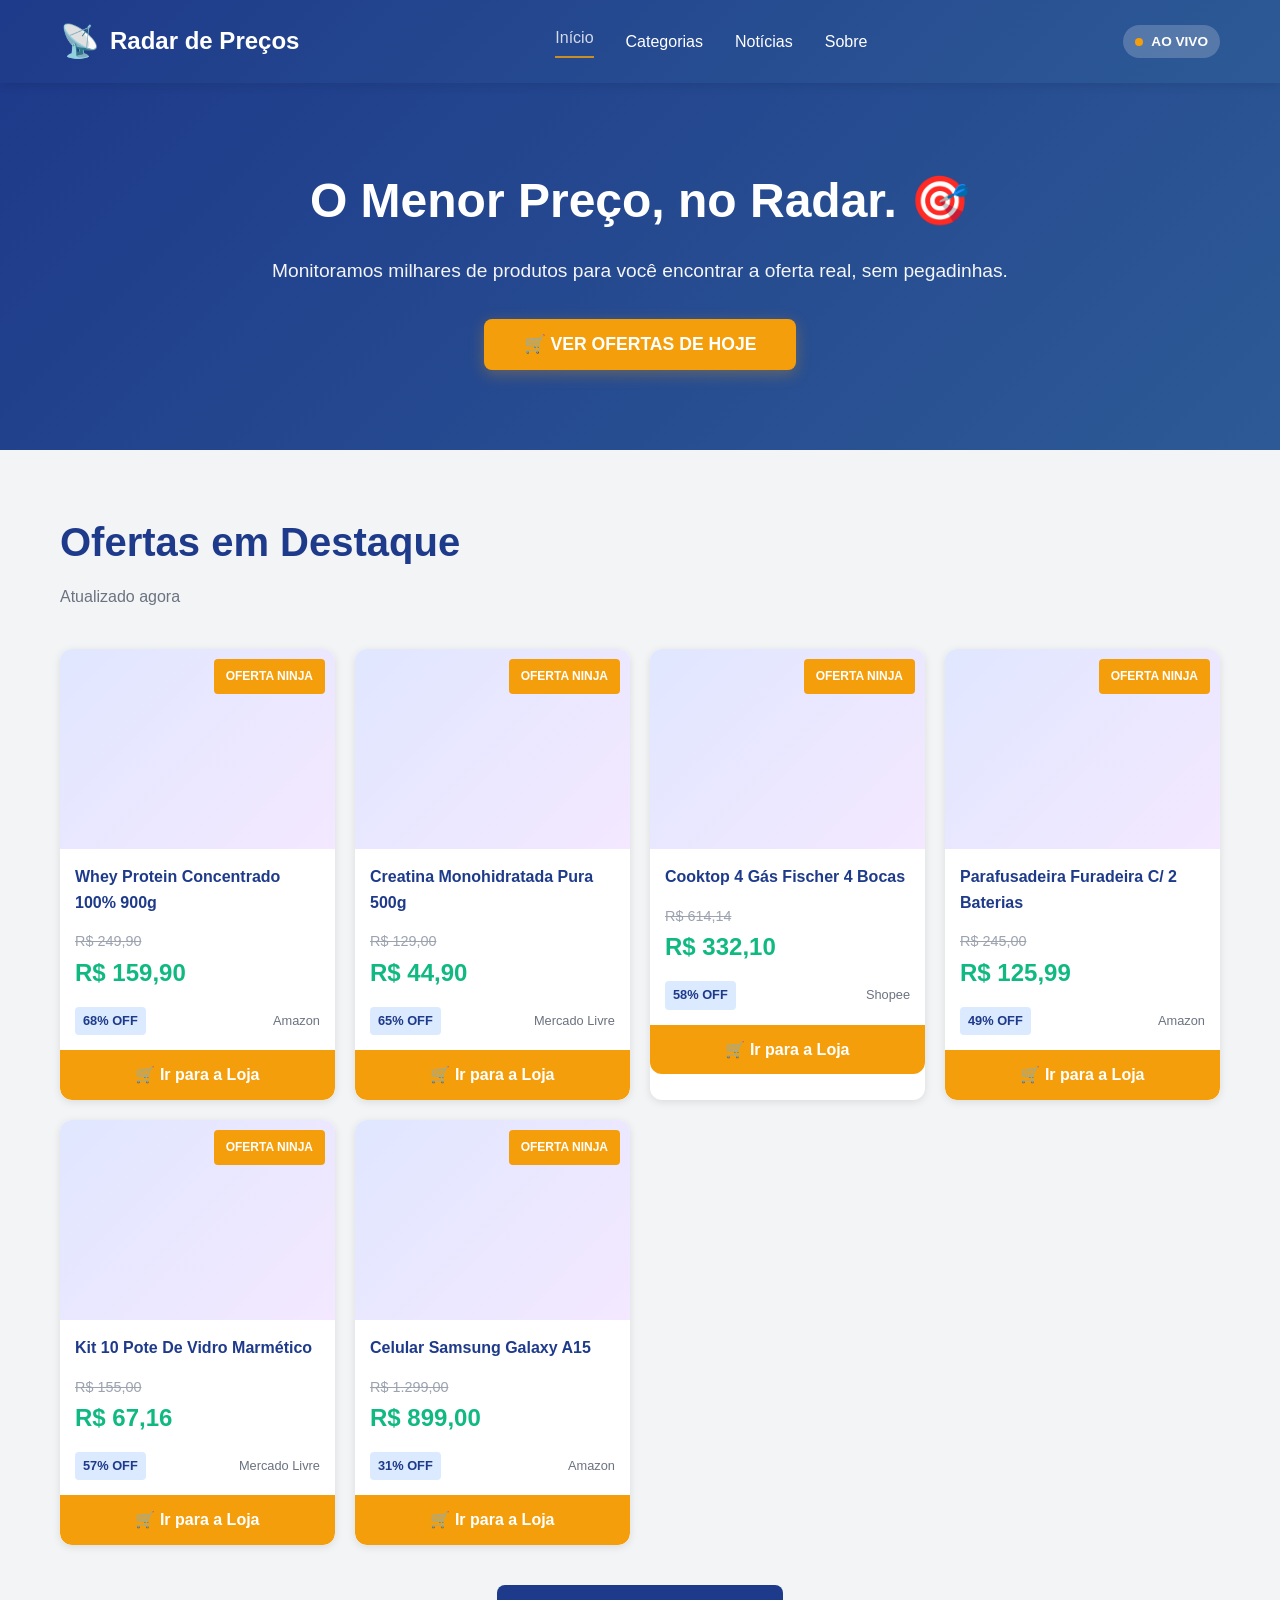
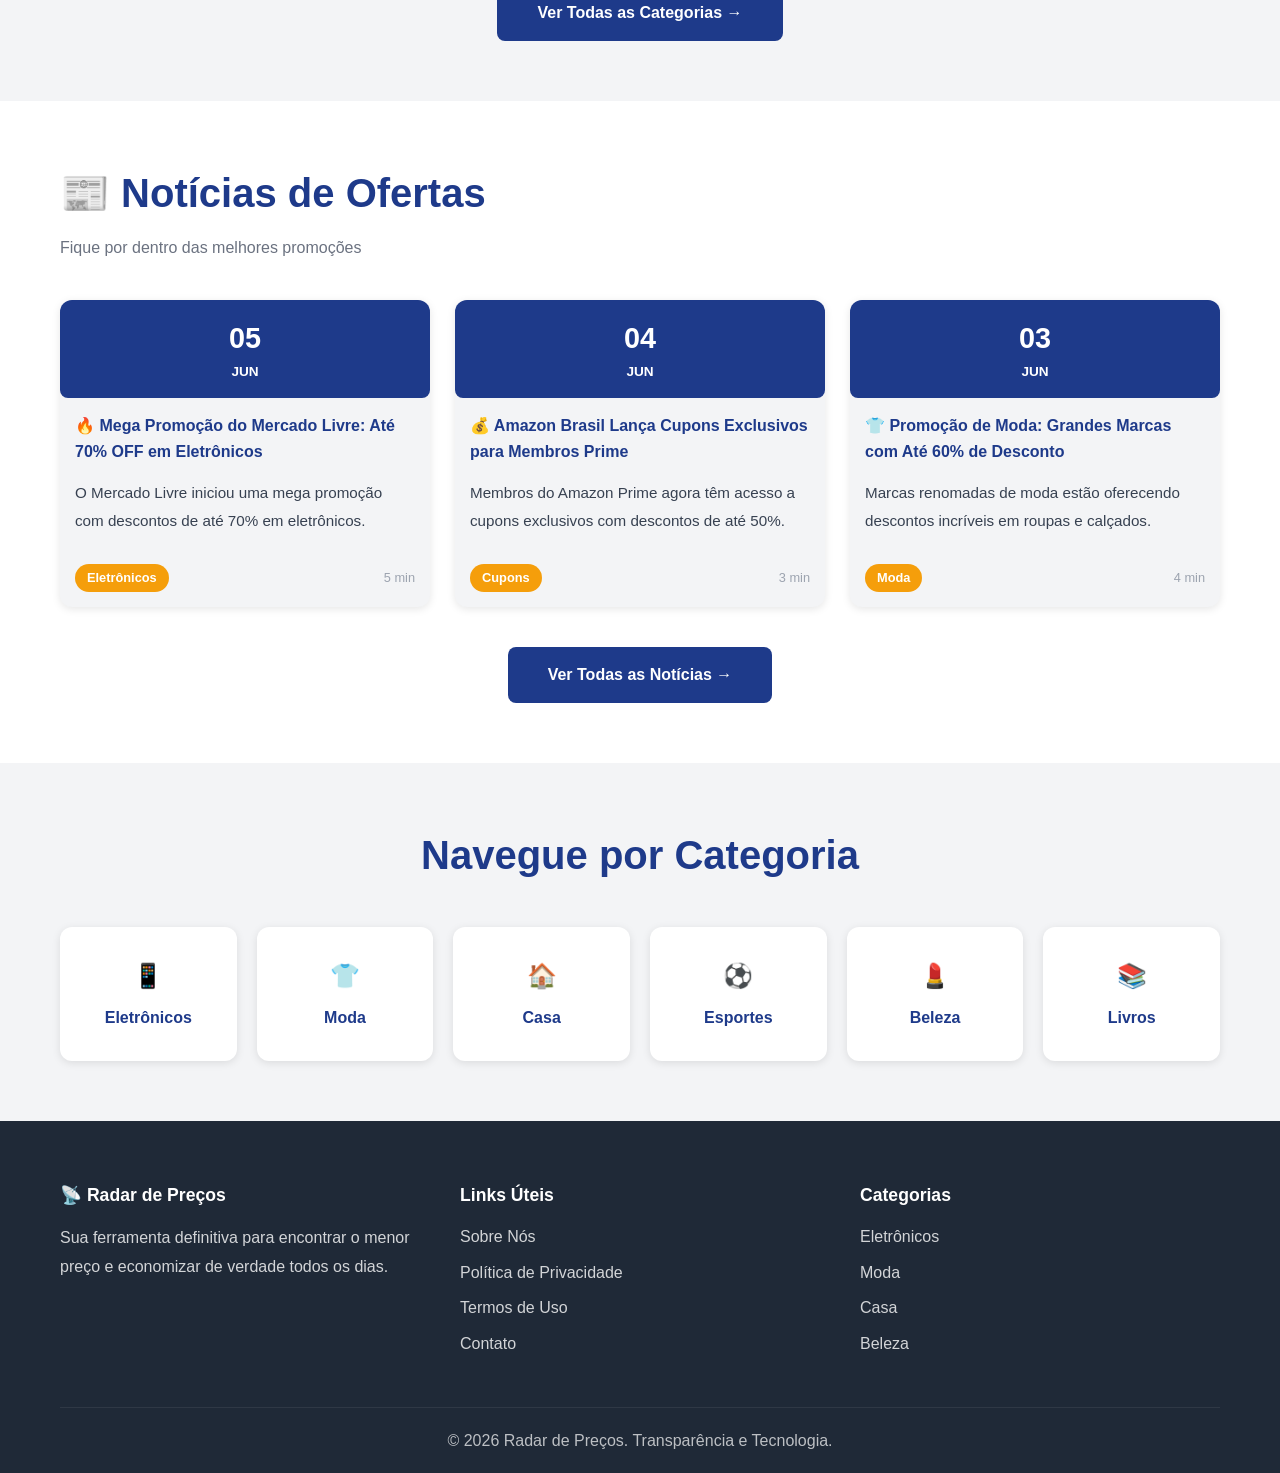
<file: index.html>
<!DOCTYPE html>
<html>
<head>
<script async src="https://pagead2.googlesyndication.com/pagead/js/adsbygoogle.js?client=ca-pub-4896859041377751" crossorigin="anonymous"></script>
<meta name="google-adsense-account" content="ca-pub-4896859041377751">
    <meta http-equiv="refresh" content="0;url=/radar/">
    <title>Radar de Preços</title>
    <meta name="google-adsense-account" content="ca-pub-4896859041377751">
    <script>window.location.href="/radar/"</script>
</head>
<body>
    Redirecionando para <a href="/radar/">Radar de Preços</a>...
</body>
</html>
</file>
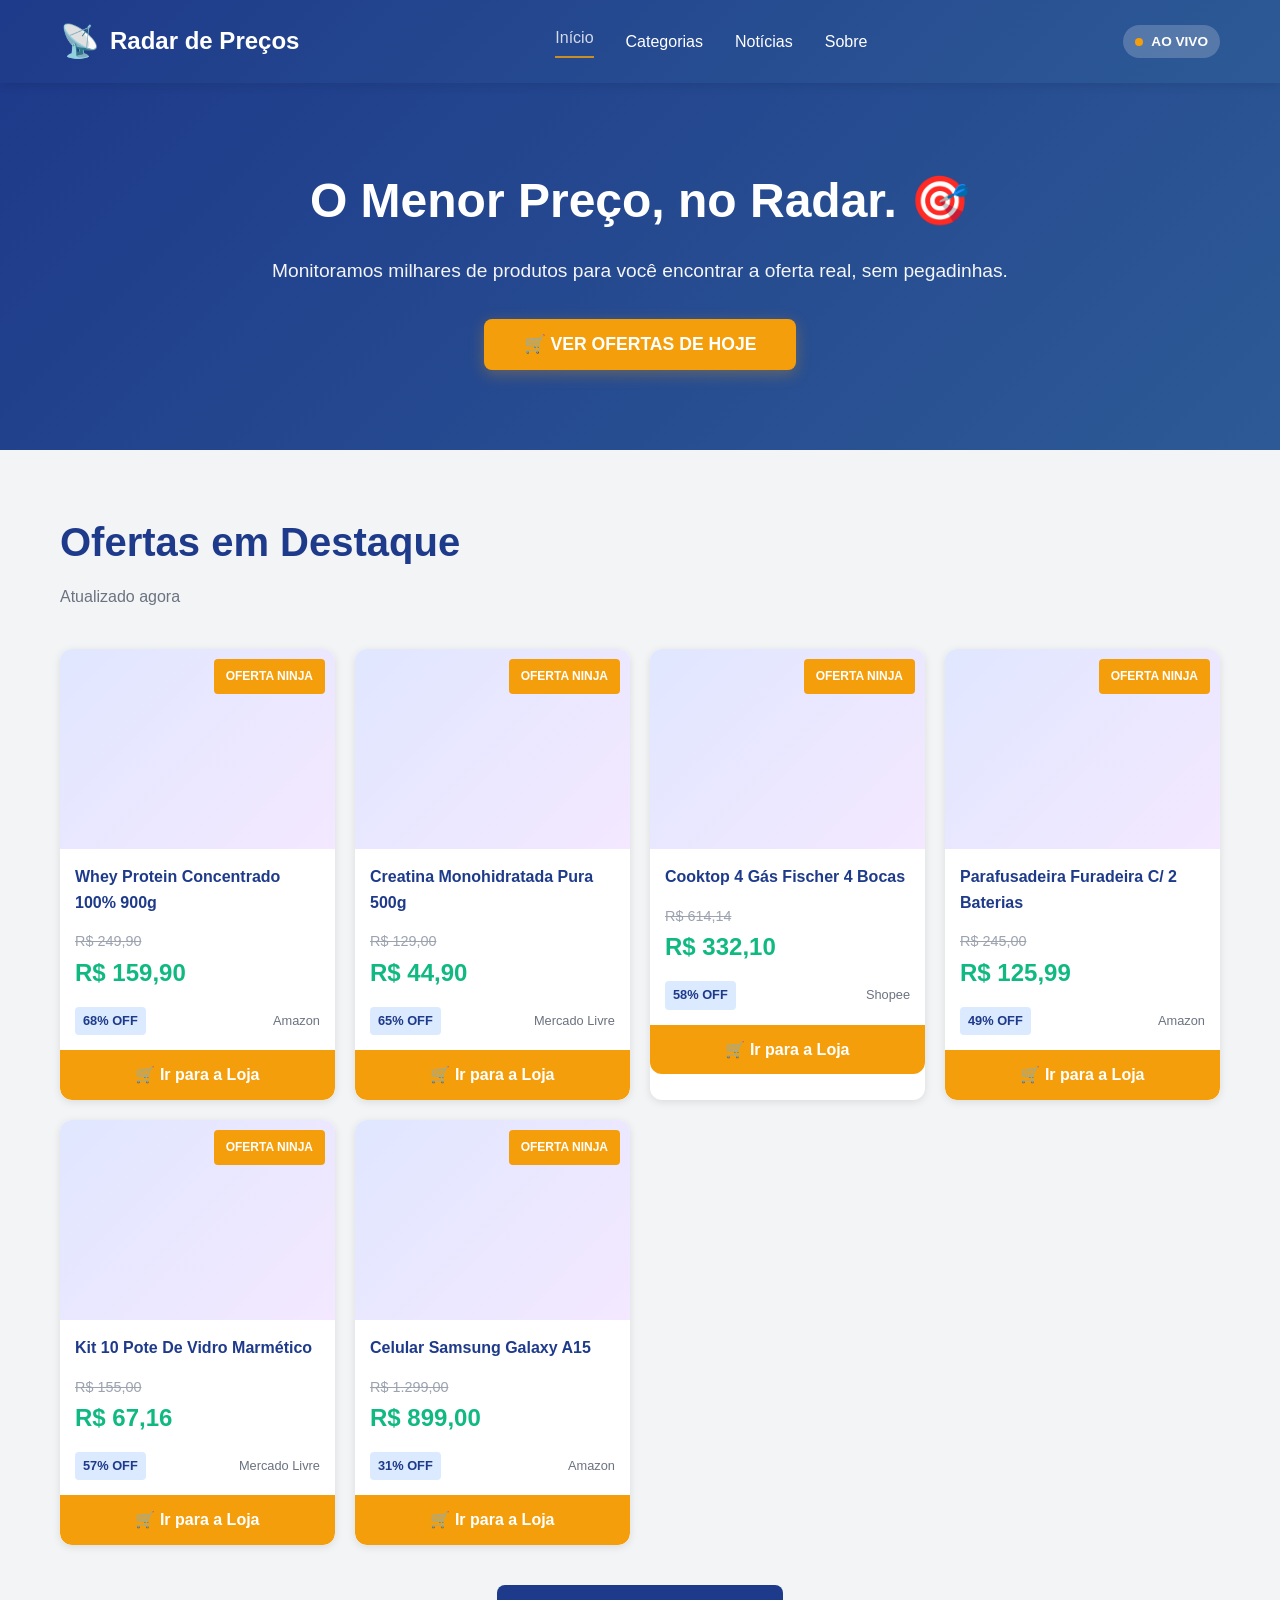
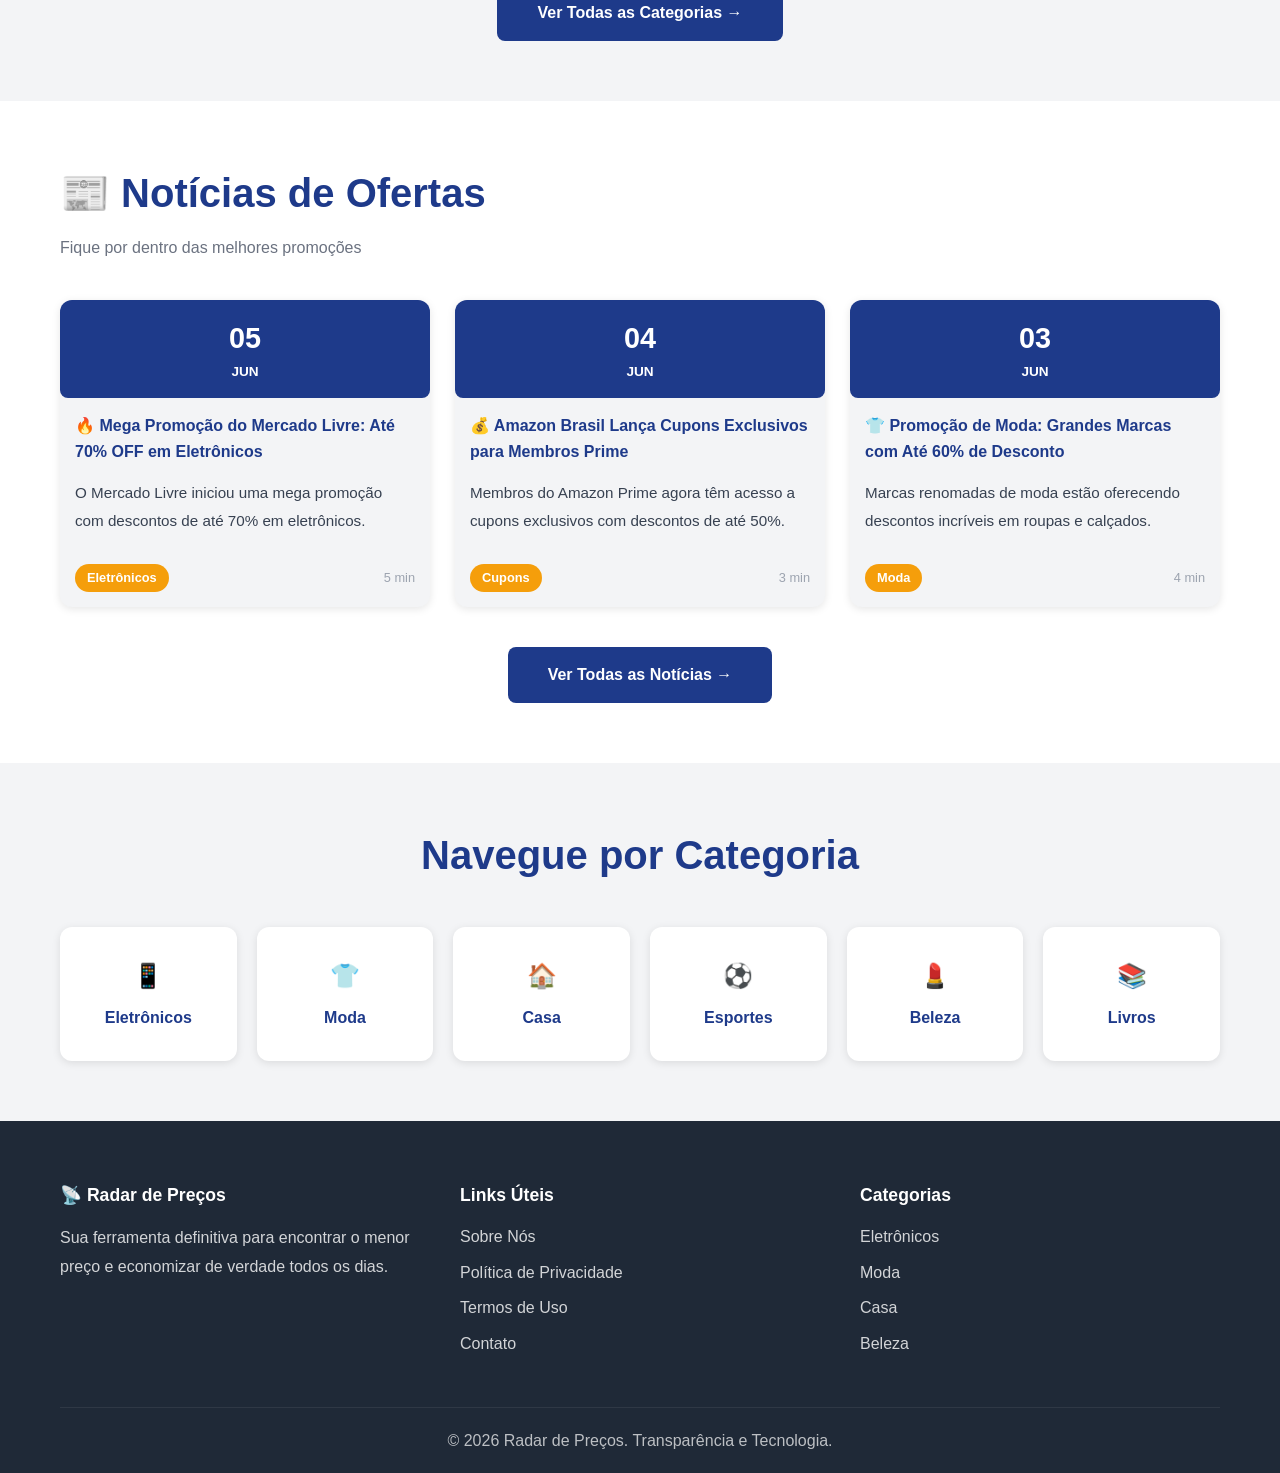
<file: radar/index.html>
<!DOCTYPE html>
<html lang="pt-BR">
<head>
    <meta charset="UTF-8">
    <meta name="viewport" content="width=device-width, initial-scale=1.0">
    <meta name="description" content="Radar de Preços - O menor preço garantido. Monitore milhares de produtos para encontrar a melhor oferta.">
    <meta name="keywords" content="ofertas, preços, comparação, descontos, compras online">
    <title>Radar de Preços | Melhores Ofertas do Dia — Menor Preço Garantido</title>
    <meta name="google-adsense-account" content="ca-pub-4896859041377751">
    <link rel="stylesheet" href="assets/css/style.css">
    <link rel="icon" type="image/png" href="data:image/svg+xml,<svg xmlns='http://www.w3.org/2000/svg' viewBox='0 0 100 100'><text y='75' font-size='75'>📡</text></svg>">
</head>
<body>
    <!-- Header -->
    <header class="header">
        <div class="container">
            <div class="logo">
                <span class="logo-icon">📡</span>
                <h1>Radar de Preços</h1>
            </div>
            <nav class="nav">
                <a href="/" class="nav-link active">Início</a>
                <a href="/radar/categorias/" class="nav-link">Categorias</a>
                <a href="/radar/noticias/" class="nav-link">Notícias</a>
                <a href="/radar/sobre.html" class="nav-link">Sobre</a>
            </nav>
            <div class="live-badge">
                <span class="pulse"></span> AO VIVO
            </div>
        </div>
    </header>

    <!-- Hero Section -->
    <section class="hero">
        <div class="container">
            <h2>O Menor Preço, no Radar. 🎯</h2>
            <p>Monitoramos milhares de produtos para você encontrar a oferta real, sem pegadinhas.</p>
            <button class="cta-button" onclick="document.getElementById('offers').scrollIntoView({behavior: 'smooth'})">
                🛒 VER OFERTAS DE HOJE
            </button>
        </div>
    </section>

    <!-- Offers Section -->
    <section id="offers" class="offers-section">
        <div class="container">
            <h2>Ofertas em Destaque</h2>
            <p class="subtitle">Atualizado agora</p>
            
            <div class="offers-grid" id="offersGrid">
                <!-- Ofertas serão carregadas aqui via JavaScript -->
                <div class="offer-card loading">
                    <div class="offer-badge">OFERTA NINJA</div>
                    <div class="offer-image"></div>
                    <div class="offer-title">Carregando ofertas...</div>
                    <div class="offer-price">---</div>
                </div>
            </div>

            <div class="view-all">
                <a href="/radar/categorias/" class="button-link">Ver Todas as Categorias →</a>
            </div>
        </div>
    </section>

    <!-- News Section -->
    <section class="news-section">
        <div class="container">
            <h2>📰 Notícias de Ofertas</h2>
            <p class="subtitle">Fique por dentro das melhores promoções</p>
            
            <div class="news-grid" id="newsGrid">
                <!-- Notícias serão carregadas aqui -->
                <div class="news-card loading">
                    <div class="news-date">Carregando...</div>
                    <div class="news-title">Notícias em tempo real</div>
                    <div class="news-excerpt">Aguarde...</div>
                </div>
            </div>

            <div class="view-all">
                <a href="/radar/noticias/" class="button-link">Ver Todas as Notícias →</a>
            </div>
        </div>
    </section>

    <!-- Categories Preview -->
    <section class="categories-preview">
        <div class="container">
            <h2>Navegue por Categoria</h2>
            <div class="categories-grid">
                <a href="/radar/categorias/?cat=eletronicos" class="category-card">
                    <span class="category-icon">📱</span>
                    <span class="category-name">Eletrônicos</span>
                </a>
                <a href="/radar/categorias/?cat=moda" class="category-card">
                    <span class="category-icon">👕</span>
                    <span class="category-name">Moda</span>
                </a>
                <a href="/radar/categorias/?cat=casa" class="category-card">
                    <span class="category-icon">🏠</span>
                    <span class="category-name">Casa</span>
                </a>
                <a href="/radar/categorias/?cat=esportes" class="category-card">
                    <span class="category-icon">⚽</span>
                    <span class="category-name">Esportes</span>
                </a>
                <a href="/radar/categorias/?cat=beleza" class="category-card">
                    <span class="category-icon">💄</span>
                    <span class="category-name">Beleza</span>
                </a>
                <a href="/radar/categorias/?cat=livros" class="category-card">
                    <span class="category-icon">📚</span>
                    <span class="category-name">Livros</span>
                </a>
            </div>
        </div>
    </section>

    <!-- Footer -->
    <footer class="footer">
        <div class="container">
            <div class="footer-content">
                <div class="footer-section">
                    <h4>📡 Radar de Preços</h4>
                    <p>Sua ferramenta definitiva para encontrar o menor preço e economizar de verdade todos os dias.</p>
                </div>
                <div class="footer-section">
                    <h4>Links Úteis</h4>
                    <ul>
                        <li><a href="/radar/sobre.html">Sobre Nós</a></li>
                        <li><a href="/radar/privacidade.html">Política de Privacidade</a></li>
                        <li><a href="/radar/termos.html">Termos de Uso</a></li>
                        <li><a href="/radar/contato.html">Contato</a></li>
                    </ul>
                </div>
                <div class="footer-section">
                    <h4>Categorias</h4>
                    <ul>
                        <li><a href="/radar/categorias/?cat=eletronicos">Eletrônicos</a></li>
                        <li><a href="/radar/categorias/?cat=moda">Moda</a></li>
                        <li><a href="/radar/categorias/?cat=casa">Casa</a></li>
                        <li><a href="/radar/categorias/?cat=beleza">Beleza</a></li>
                    </ul>
                </div>
            </div>
            <div class="footer-bottom">
                <p>&copy; 2026 Radar de Preços. Transparência e Tecnologia.</p>
            </div>
        </div>
    </footer>

    <script src="assets/js/main.js"></script>
</body>
</html>
</file>
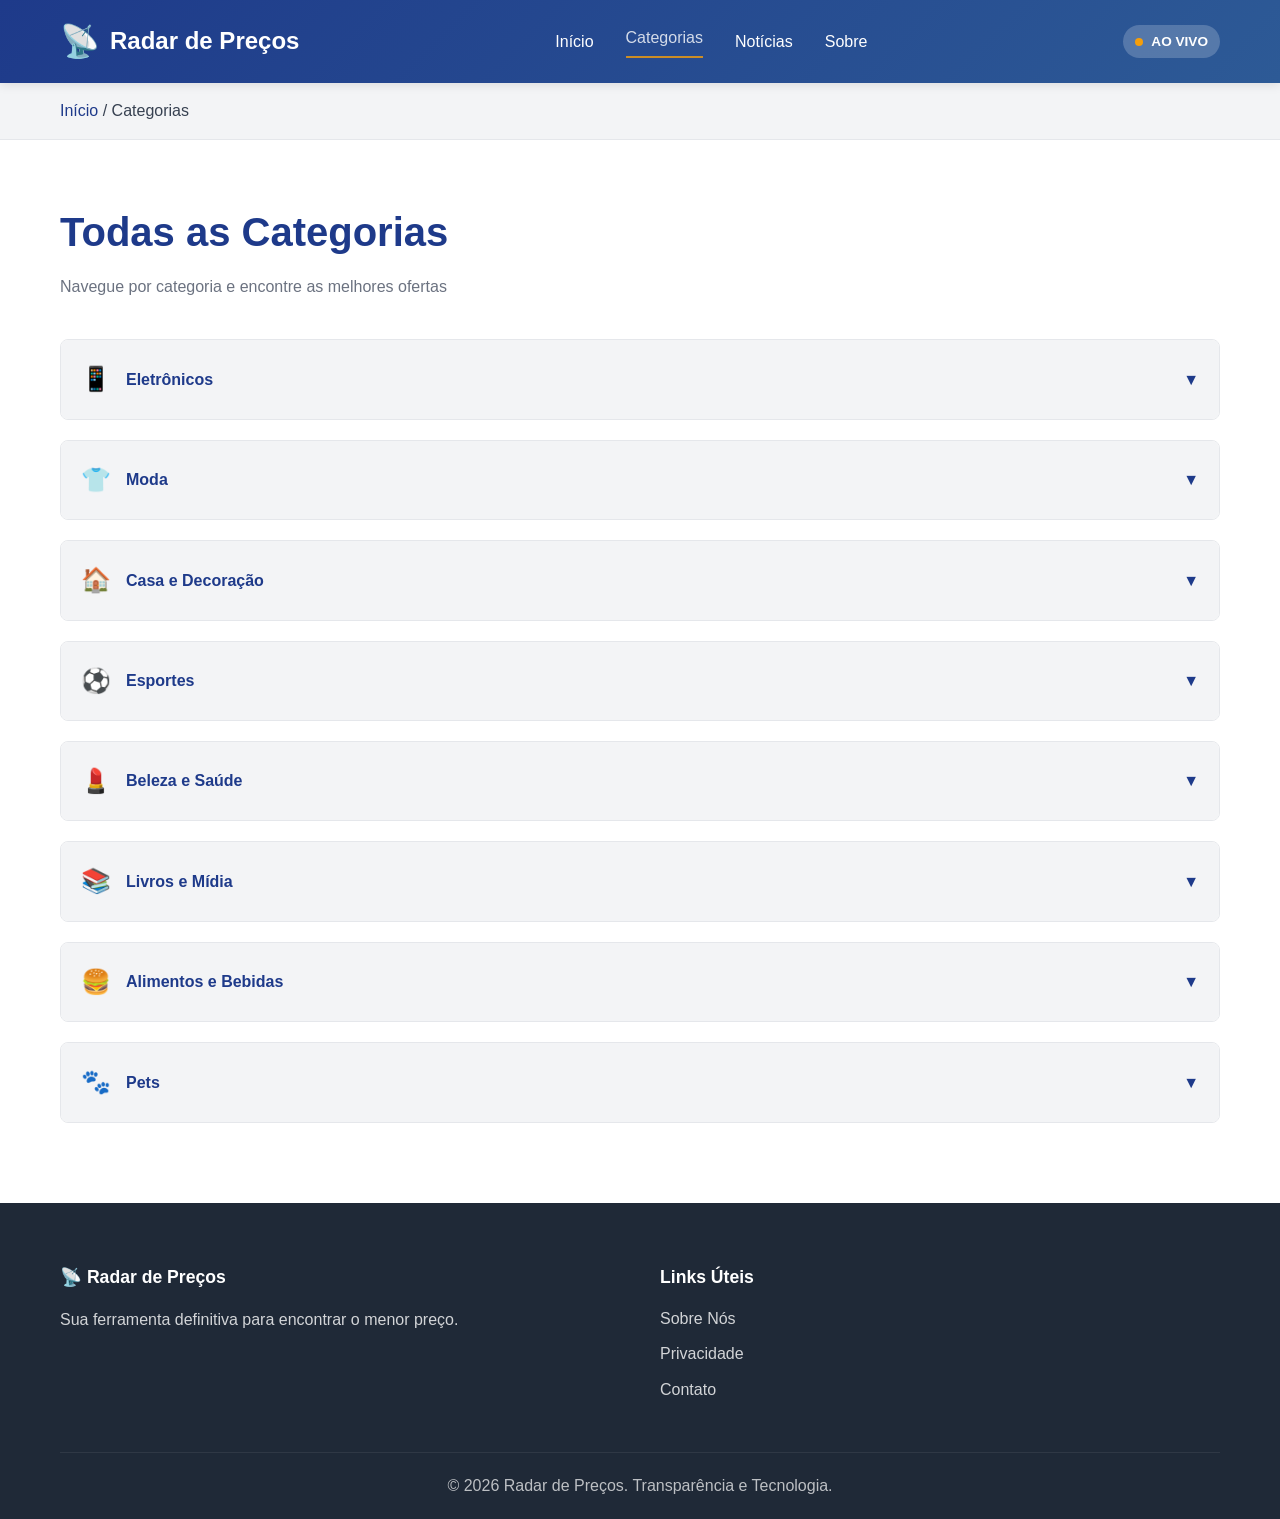
<file: radar/categorias/index.html>
<!DOCTYPE html>
<html lang="pt-BR">
<head>
    <meta charset="UTF-8">
    <meta name="viewport" content="width=device-width, initial-scale=1.0">
    <meta name="description" content="Explore todas as categorias de produtos com as melhores ofertas do Radar de Preços.">
    <title>Categorias | Radar de Preços</title>
    <link rel="stylesheet" href="../assets/css/style.css">
</head>
<body>
    <!-- Header -->
    <header class="header">
        <div class="container">
            <div class="logo">
                <span class="logo-icon">📡</span>
                <h1>Radar de Preços</h1>
            </div>
            <nav class="nav">
                <a href="/" class="nav-link">Início</a>
                <a href="/radar/categorias/" class="nav-link active">Categorias</a>
                <a href="/radar/noticias/" class="nav-link">Notícias</a>
                <a href="/radar/sobre.html" class="nav-link">Sobre</a>
            </nav>
            <div class="live-badge">
                <span class="pulse"></span> AO VIVO
            </div>
        </div>
    </header>

    <!-- Breadcrumb -->
    <div class="breadcrumb">
        <div class="container">
            <a href="/">Início</a> / <span>Categorias</span>
        </div>
    </div>

    <!-- Categories Section -->
    <section class="categories-full">
        <div class="container">
            <h1>Todas as Categorias</h1>
            <p class="subtitle">Navegue por categoria e encontre as melhores ofertas</p>

            <div class="categories-list">
                <div class="category-item">
                    <div class="category-header" onclick="toggleCategory(this)">
                        <span class="category-icon">📱</span>
                        <span class="category-title">Eletrônicos</span>
                        <span class="toggle-icon">▼</span>
                    </div>
                    <div class="category-content">
                        <p>Smartphones, notebooks, tablets, fones e muito mais com os melhores preços.</p>
                        <div class="subcategories">
                            <a href="?cat=eletronicos&sub=smartphones">📱 Smartphones</a>
                            <a href="?cat=eletronicos&sub=notebooks">💻 Notebooks</a>
                            <a href="?cat=eletronicos&sub=tablets">📲 Tablets</a>
                            <a href="?cat=eletronicos&sub=fones">🎧 Fones</a>
                            <a href="?cat=eletronicos&sub=cameras">📷 Câmeras</a>
                        </div>
                    </div>
                </div>

                <div class="category-item">
                    <div class="category-header" onclick="toggleCategory(this)">
                        <span class="category-icon">👕</span>
                        <span class="category-title">Moda</span>
                        <span class="toggle-icon">▼</span>
                    </div>
                    <div class="category-content">
                        <p>Roupas, calçados, acessórios e muito mais para você se sentir bem.</p>
                        <div class="subcategories">
                            <a href="?cat=moda&sub=roupas">👔 Roupas</a>
                            <a href="?cat=moda&sub=calcados">👟 Calçados</a>
                            <a href="?cat=moda&sub=acessorios">⌚ Acessórios</a>
                            <a href="?cat=moda&sub=bolsas">👜 Bolsas</a>
                        </div>
                    </div>
                </div>

                <div class="category-item">
                    <div class="category-header" onclick="toggleCategory(this)">
                        <span class="category-icon">🏠</span>
                        <span class="category-title">Casa e Decoração</span>
                        <span class="toggle-icon">▼</span>
                    </div>
                    <div class="category-content">
                        <p>Móveis, decoração, utensílios e tudo para sua casa.</p>
                        <div class="subcategories">
                            <a href="?cat=casa&sub=moveis">🛋️ Móveis</a>
                            <a href="?cat=casa&sub=decoracao">🖼️ Decoração</a>
                            <a href="?cat=casa&sub=utensílios">🍽️ Utensílios</a>
                            <a href="?cat=casa&sub=eletrodomesticos">🔌 Eletrodomésticos</a>
                        </div>
                    </div>
                </div>

                <div class="category-item">
                    <div class="category-header" onclick="toggleCategory(this)">
                        <span class="category-icon">⚽</span>
                        <span class="category-title">Esportes</span>
                        <span class="toggle-icon">▼</span>
                    </div>
                    <div class="category-content">
                        <p>Equipamentos esportivos, roupas de academia e muito mais.</p>
                        <div class="subcategories">
                            <a href="?cat=esportes&sub=equipamentos">🏋️ Equipamentos</a>
                            <a href="?cat=esportes&sub=roupas">👕 Roupas Esportivas</a>
                            <a href="?cat=esportes&sub=calcados">👟 Tênis Esportivos</a>
                            <a href="?cat=esportes&sub=acessorios">🎒 Acessórios</a>
                        </div>
                    </div>
                </div>

                <div class="category-item">
                    <div class="category-header" onclick="toggleCategory(this)">
                        <span class="category-icon">💄</span>
                        <span class="category-title">Beleza e Saúde</span>
                        <span class="toggle-icon">▼</span>
                    </div>
                    <div class="category-content">
                        <p>Cosméticos, produtos de cuidado pessoal e saúde.</p>
                        <div class="subcategories">
                            <a href="?cat=beleza&sub=cosmeticos">💅 Cosméticos</a>
                            <a href="?cat=beleza&sub=skincare">🧴 Skincare</a>
                            <a href="?cat=beleza&sub=perfumes">🌸 Perfumes</a>
                            <a href="?cat=beleza&sub=saude">💊 Saúde</a>
                        </div>
                    </div>
                </div>

                <div class="category-item">
                    <div class="category-header" onclick="toggleCategory(this)">
                        <span class="category-icon">📚</span>
                        <span class="category-title">Livros e Mídia</span>
                        <span class="toggle-icon">▼</span>
                    </div>
                    <div class="category-content">
                        <p>Livros, e-books, filmes e conteúdo digital.</p>
                        <div class="subcategories">
                            <a href="?cat=livros&sub=livros">📖 Livros</a>
                            <a href="?cat=livros&sub=ebooks">📱 E-books</a>
                            <a href="?cat=livros&sub=filmes">🎬 Filmes</a>
                            <a href="?cat=livros&sub=jogos">🎮 Jogos</a>
                        </div>
                    </div>
                </div>

                <div class="category-item">
                    <div class="category-header" onclick="toggleCategory(this)">
                        <span class="category-icon">🍔</span>
                        <span class="category-title">Alimentos e Bebidas</span>
                        <span class="toggle-icon">▼</span>
                    </div>
                    <div class="category-content">
                        <p>Alimentos, bebidas e produtos gourmet.</p>
                        <div class="subcategories">
                            <a href="?cat=alimentos&sub=alimentos">🥗 Alimentos</a>
                            <a href="?cat=alimentos&sub=bebidas">🥤 Bebidas</a>
                            <a href="?cat=alimentos&sub=gourmet">🍷 Gourmet</a>
                            <a href="?cat=alimentos&sub=organicos">🌱 Orgânicos</a>
                        </div>
                    </div>
                </div>

                <div class="category-item">
                    <div class="category-header" onclick="toggleCategory(this)">
                        <span class="category-icon">🐾</span>
                        <span class="category-title">Pets</span>
                        <span class="toggle-icon">▼</span>
                    </div>
                    <div class="category-content">
                        <p>Produtos para cães, gatos e outros animais de estimação.</p>
                        <div class="subcategories">
                            <a href="?cat=pets&sub=caes">🐕 Cães</a>
                            <a href="?cat=pets&sub=gatos">🐱 Gatos</a>
                            <a href="?cat=pets&sub=alimentos">🍖 Alimentos</a>
                            <a href="?cat=pets&sub=acessorios">🎾 Acessórios</a>
                        </div>
                    </div>
                </div>
            </div>
        </div>
    </section>

    <!-- Footer -->
    <footer class="footer">
        <div class="container">
            <div class="footer-content">
                <div class="footer-section">
                    <h4>📡 Radar de Preços</h4>
                    <p>Sua ferramenta definitiva para encontrar o menor preço.</p>
                </div>
                <div class="footer-section">
                    <h4>Links Úteis</h4>
                    <ul>
                        <li><a href="/radar/sobre.html">Sobre Nós</a></li>
                        <li><a href="/radar/privacidade.html">Privacidade</a></li>
                        <li><a href="/radar/contato.html">Contato</a></li>
                    </ul>
                </div>
            </div>
            <div class="footer-bottom">
                <p>&copy; 2026 Radar de Preços. Transparência e Tecnologia.</p>
            </div>
        </div>
    </footer>

    <script>
        function toggleCategory(element) {
            const content = element.nextElementSibling;
            const icon = element.querySelector('.toggle-icon');
            content.classList.toggle('open');
            icon.style.transform = content.classList.contains('open') ? 'rotate(180deg)' : 'rotate(0)';
        }
    </script>
</body>
</html>
</file>
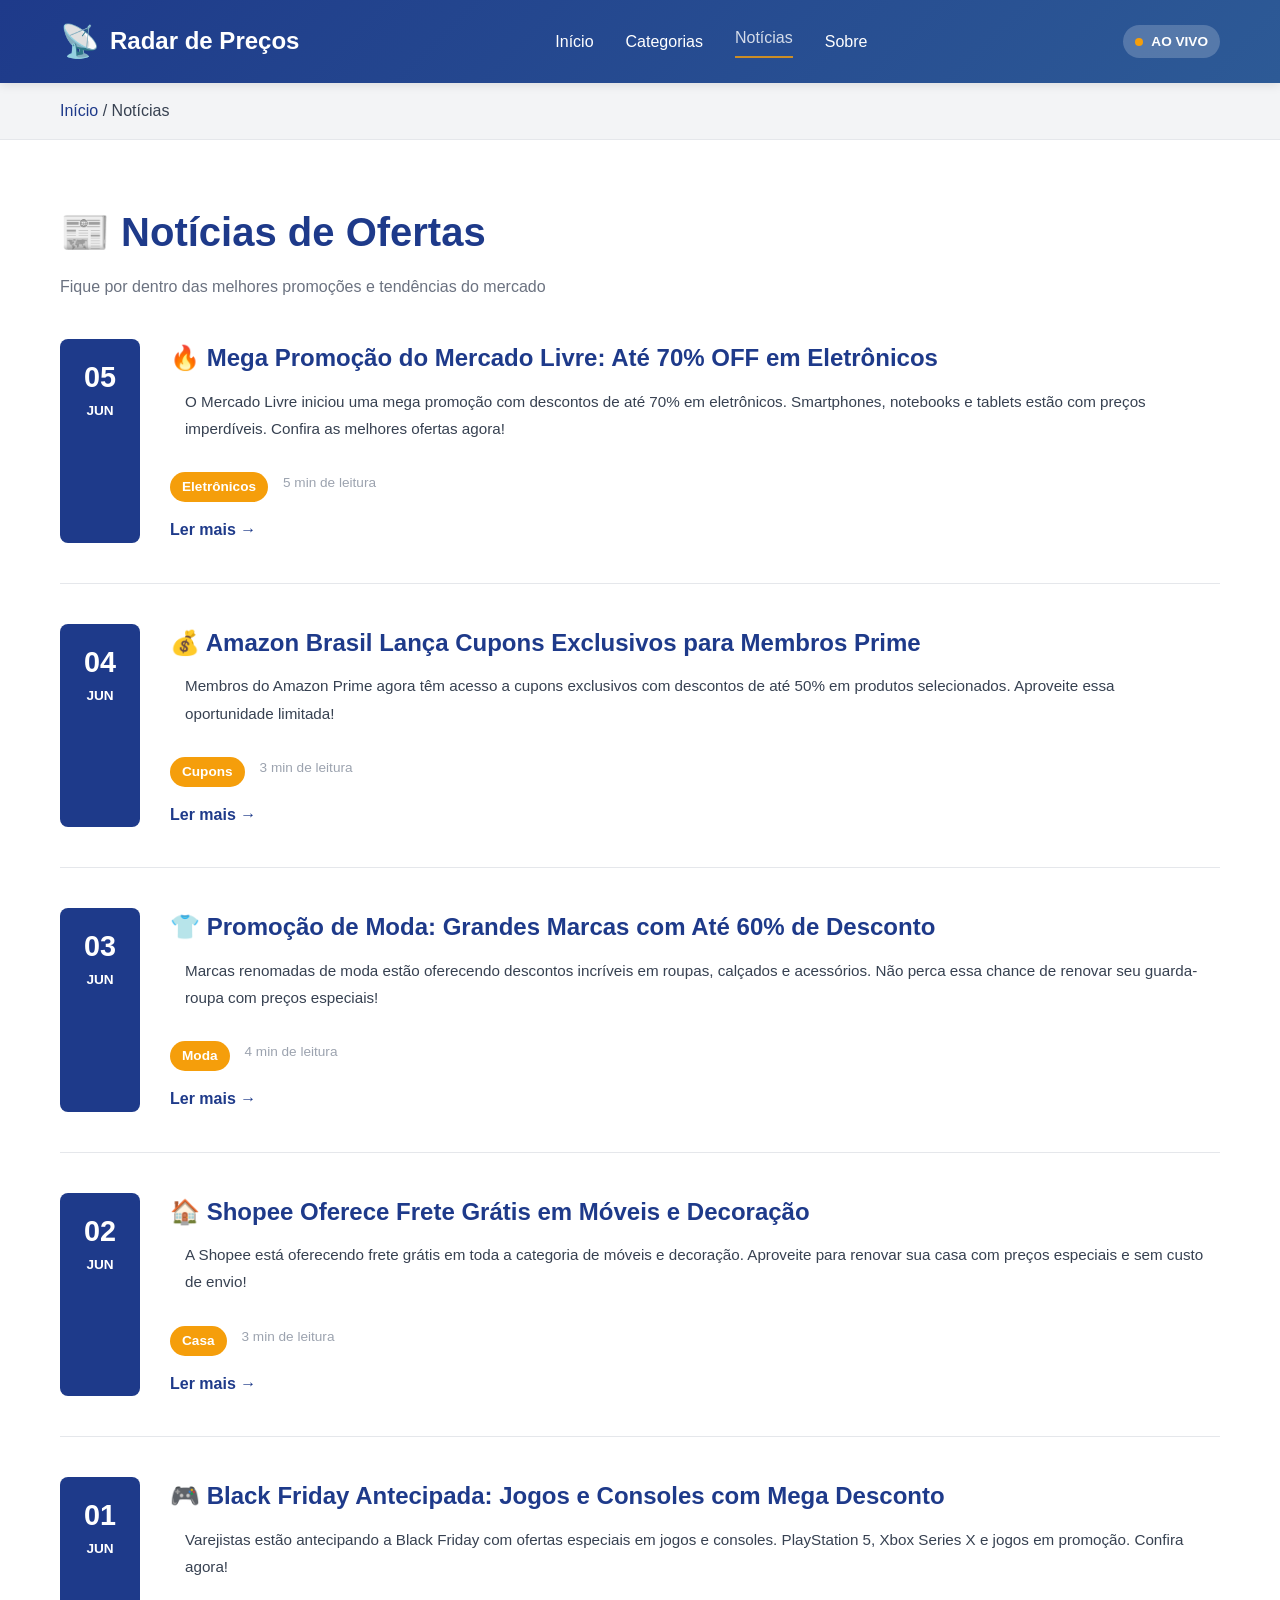
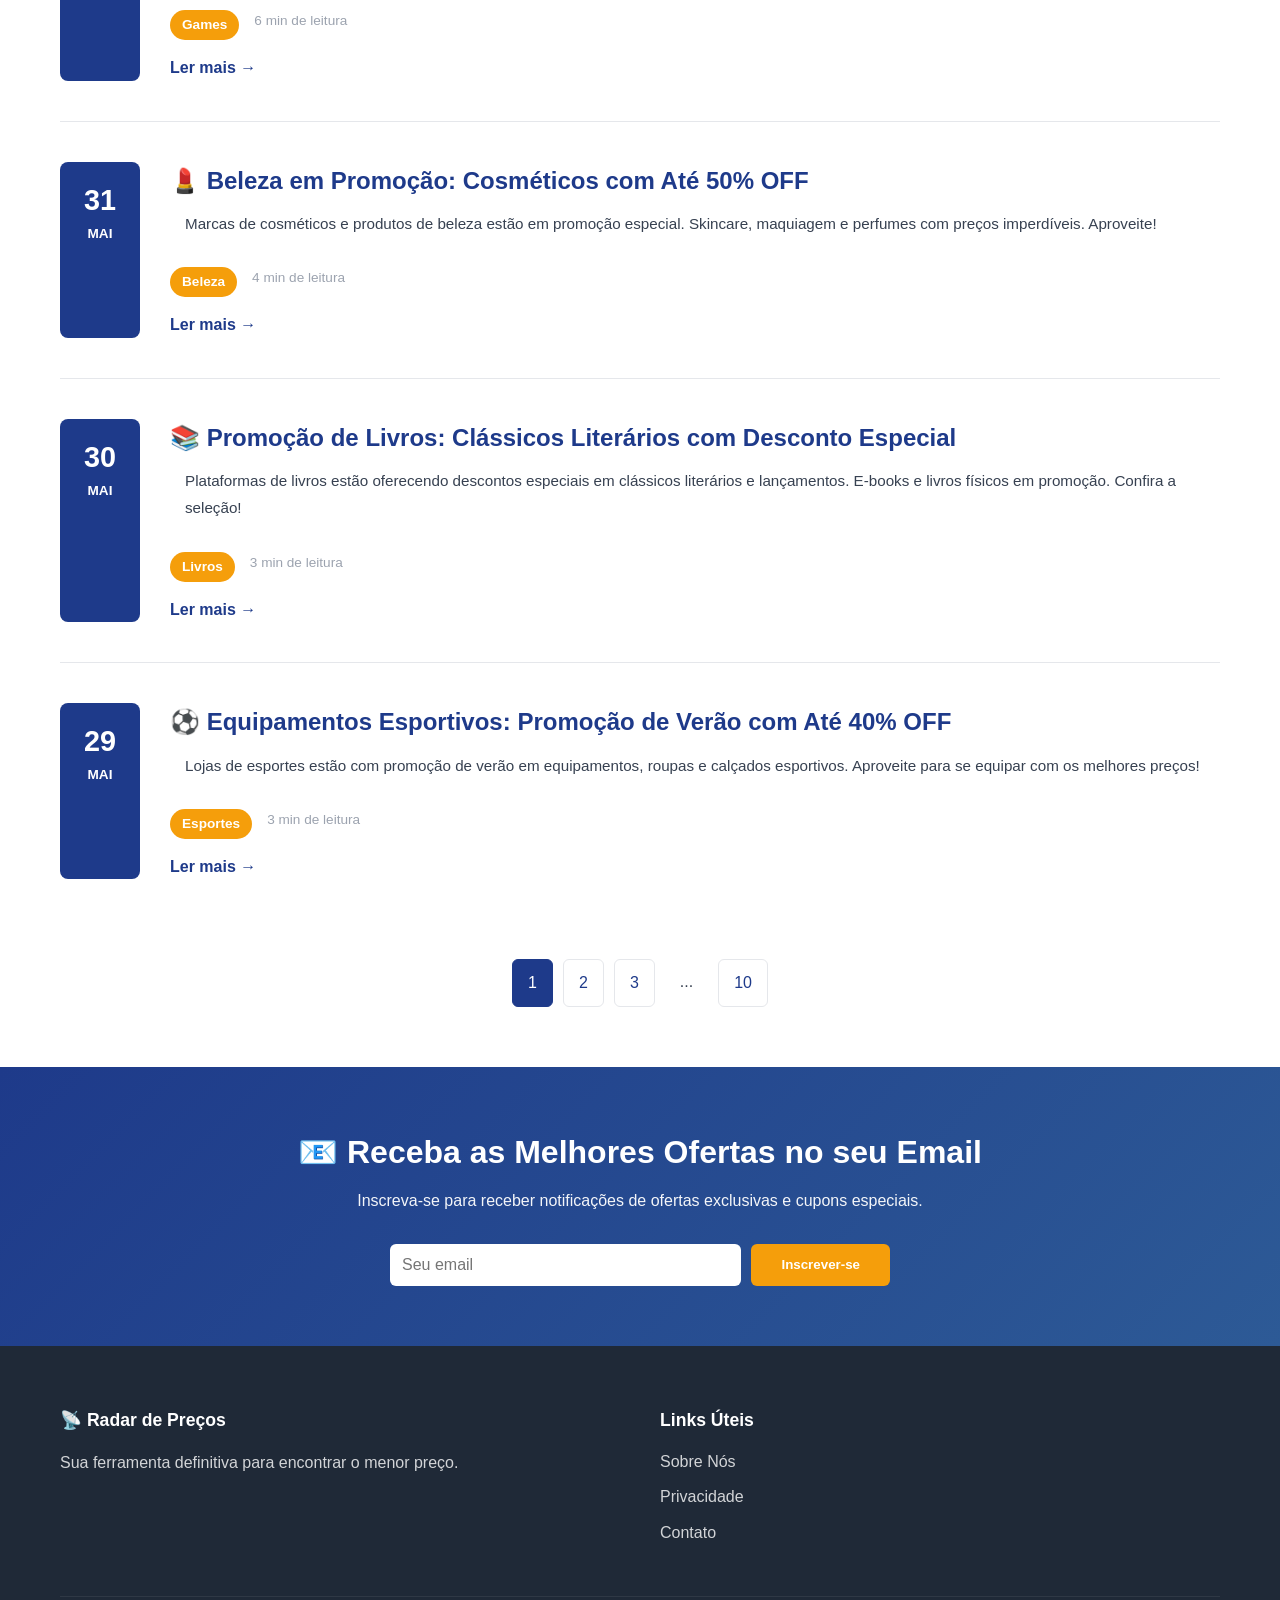
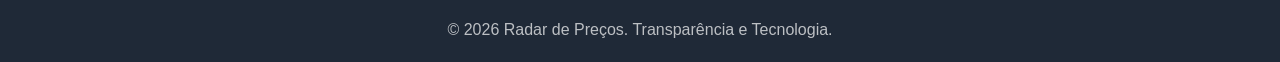
<file: radar/noticias/index.html>
<!DOCTYPE html>
<html lang="pt-BR">
<head>
    <meta charset="UTF-8">
    <meta name="viewport" content="width=device-width, initial-scale=1.0">
    <meta name="description" content="Notícias sobre as melhores ofertas e promoções do mercado.">
    <title>Notícias | Radar de Preços</title>
    <link rel="stylesheet" href="../assets/css/style.css">
</head>
<body>
    <!-- Header -->
    <header class="header">
        <div class="container">
            <div class="logo">
                <span class="logo-icon">📡</span>
                <h1>Radar de Preços</h1>
            </div>
            <nav class="nav">
                <a href="/" class="nav-link">Início</a>
                <a href="/radar/categorias/" class="nav-link">Categorias</a>
                <a href="/radar/noticias/" class="nav-link active">Notícias</a>
                <a href="/radar/sobre.html" class="nav-link">Sobre</a>
            </nav>
            <div class="live-badge">
                <span class="pulse"></span> AO VIVO
            </div>
        </div>
    </header>

    <!-- Breadcrumb -->
    <div class="breadcrumb">
        <div class="container">
            <a href="/">Início</a> / <span>Notícias</span>
        </div>
    </div>

    <!-- News Section -->
    <section class="news-full">
        <div class="container">
            <h1>📰 Notícias de Ofertas</h1>
            <p class="subtitle">Fique por dentro das melhores promoções e tendências do mercado</p>

            <div class="news-articles">
                <!-- Notícia 1 -->
                <article class="news-article">
                    <div class="news-date">
                        <span class="day">05</span>
                        <span class="month">JUN</span>
                    </div>
                    <div class="news-content">
                        <h2>🔥 Mega Promoção do Mercado Livre: Até 70% OFF em Eletrônicos</h2>
                        <p class="news-excerpt">
                            O Mercado Livre iniciou uma mega promoção com descontos de até 70% em eletrônicos. 
                            Smartphones, notebooks e tablets estão com preços imperdíveis. Confira as melhores ofertas agora!
                        </p>
                        <div class="news-meta">
                            <span class="category-tag">Eletrônicos</span>
                            <span class="read-time">5 min de leitura</span>
                        </div>
                        <a href="#" class="read-more">Ler mais →</a>
                    </div>
                </article>

                <!-- Notícia 2 -->
                <article class="news-article">
                    <div class="news-date">
                        <span class="day">04</span>
                        <span class="month">JUN</span>
                    </div>
                    <div class="news-content">
                        <h2>💰 Amazon Brasil Lança Cupons Exclusivos para Membros Prime</h2>
                        <p class="news-excerpt">
                            Membros do Amazon Prime agora têm acesso a cupons exclusivos com descontos de até 50% 
                            em produtos selecionados. Aproveite essa oportunidade limitada!
                        </p>
                        <div class="news-meta">
                            <span class="category-tag">Cupons</span>
                            <span class="read-time">3 min de leitura</span>
                        </div>
                        <a href="#" class="read-more">Ler mais →</a>
                    </div>
                </article>

                <!-- Notícia 3 -->
                <article class="news-article">
                    <div class="news-date">
                        <span class="day">03</span>
                        <span class="month">JUN</span>
                    </div>
                    <div class="news-content">
                        <h2>👕 Promoção de Moda: Grandes Marcas com Até 60% de Desconto</h2>
                        <p class="news-excerpt">
                            Marcas renomadas de moda estão oferecendo descontos incríveis em roupas, calçados e acessórios. 
                            Não perca essa chance de renovar seu guarda-roupa com preços especiais!
                        </p>
                        <div class="news-meta">
                            <span class="category-tag">Moda</span>
                            <span class="read-time">4 min de leitura</span>
                        </div>
                        <a href="#" class="read-more">Ler mais →</a>
                    </div>
                </article>

                <!-- Notícia 4 -->
                <article class="news-article">
                    <div class="news-date">
                        <span class="day">02</span>
                        <span class="month">JUN</span>
                    </div>
                    <div class="news-content">
                        <h2>🏠 Shopee Oferece Frete Grátis em Móveis e Decoração</h2>
                        <p class="news-excerpt">
                            A Shopee está oferecendo frete grátis em toda a categoria de móveis e decoração. 
                            Aproveite para renovar sua casa com preços especiais e sem custo de envio!
                        </p>
                        <div class="news-meta">
                            <span class="category-tag">Casa</span>
                            <span class="read-time">3 min de leitura</span>
                        </div>
                        <a href="#" class="read-more">Ler mais →</a>
                    </div>
                </article>

                <!-- Notícia 5 -->
                <article class="news-article">
                    <div class="news-date">
                        <span class="day">01</span>
                        <span class="month">JUN</span>
                    </div>
                    <div class="news-content">
                        <h2>🎮 Black Friday Antecipada: Jogos e Consoles com Mega Desconto</h2>
                        <p class="news-excerpt">
                            Varejistas estão antecipando a Black Friday com ofertas especiais em jogos e consoles. 
                            PlayStation 5, Xbox Series X e jogos em promoção. Confira agora!
                        </p>
                        <div class="news-meta">
                            <span class="category-tag">Games</span>
                            <span class="read-time">6 min de leitura</span>
                        </div>
                        <a href="#" class="read-more">Ler mais →</a>
                    </div>
                </article>

                <!-- Notícia 6 -->
                <article class="news-article">
                    <div class="news-date">
                        <span class="day">31</span>
                        <span class="month">MAI</span>
                    </div>
                    <div class="news-content">
                        <h2>💄 Beleza em Promoção: Cosméticos com Até 50% OFF</h2>
                        <p class="news-excerpt">
                            Marcas de cosméticos e produtos de beleza estão em promoção especial. 
                            Skincare, maquiagem e perfumes com preços imperdíveis. Aproveite!
                        </p>
                        <div class="news-meta">
                            <span class="category-tag">Beleza</span>
                            <span class="read-time">4 min de leitura</span>
                        </div>
                        <a href="#" class="read-more">Ler mais →</a>
                    </div>
                </article>

                <!-- Notícia 7 -->
                <article class="news-article">
                    <div class="news-date">
                        <span class="day">30</span>
                        <span class="month">MAI</span>
                    </div>
                    <div class="news-content">
                        <h2>📚 Promoção de Livros: Clássicos Literários com Desconto Especial</h2>
                        <p class="news-excerpt">
                            Plataformas de livros estão oferecendo descontos especiais em clássicos literários e lançamentos. 
                            E-books e livros físicos em promoção. Confira a seleção!
                        </p>
                        <div class="news-meta">
                            <span class="category-tag">Livros</span>
                            <span class="read-time">3 min de leitura</span>
                        </div>
                        <a href="#" class="read-more">Ler mais →</a>
                    </div>
                </article>

                <!-- Notícia 8 -->
                <article class="news-article">
                    <div class="news-date">
                        <span class="day">29</span>
                        <span class="month">MAI</span>
                    </div>
                    <div class="news-content">
                        <h2>⚽ Equipamentos Esportivos: Promoção de Verão com Até 40% OFF</h2>
                        <p class="news-excerpt">
                            Lojas de esportes estão com promoção de verão em equipamentos, roupas e calçados esportivos. 
                            Aproveite para se equipar com os melhores preços!
                        </p>
                        <div class="news-meta">
                            <span class="category-tag">Esportes</span>
                            <span class="read-time">3 min de leitura</span>
                        </div>
                        <a href="#" class="read-more">Ler mais →</a>
                    </div>
                </article>
            </div>

            <!-- Pagination -->
            <div class="pagination">
                <a href="#" class="pagination-link active">1</a>
                <a href="#" class="pagination-link">2</a>
                <a href="#" class="pagination-link">3</a>
                <span class="pagination-ellipsis">...</span>
                <a href="#" class="pagination-link">10</a>
            </div>
        </div>
    </section>

    <!-- Newsletter Section -->
    <section class="newsletter">
        <div class="container">
            <h2>📧 Receba as Melhores Ofertas no seu Email</h2>
            <p>Inscreva-se para receber notificações de ofertas exclusivas e cupons especiais.</p>
            <form class="newsletter-form">
                <input type="email" placeholder="Seu email" required>
                <button type="submit">Inscrever-se</button>
            </form>
        </div>
    </section>

    <!-- Footer -->
    <footer class="footer">
        <div class="container">
            <div class="footer-content">
                <div class="footer-section">
                    <h4>📡 Radar de Preços</h4>
                    <p>Sua ferramenta definitiva para encontrar o menor preço.</p>
                </div>
                <div class="footer-section">
                    <h4>Links Úteis</h4>
                    <ul>
                        <li><a href="/radar/sobre.html">Sobre Nós</a></li>
                        <li><a href="/radar/privacidade.html">Privacidade</a></li>
                        <li><a href="/radar/contato.html">Contato</a></li>
                    </ul>
                </div>
            </div>
            <div class="footer-bottom">
                <p>&copy; 2026 Radar de Preços. Transparência e Tecnologia.</p>
            </div>
        </div>
    </footer>
</body>
</html>
</file>
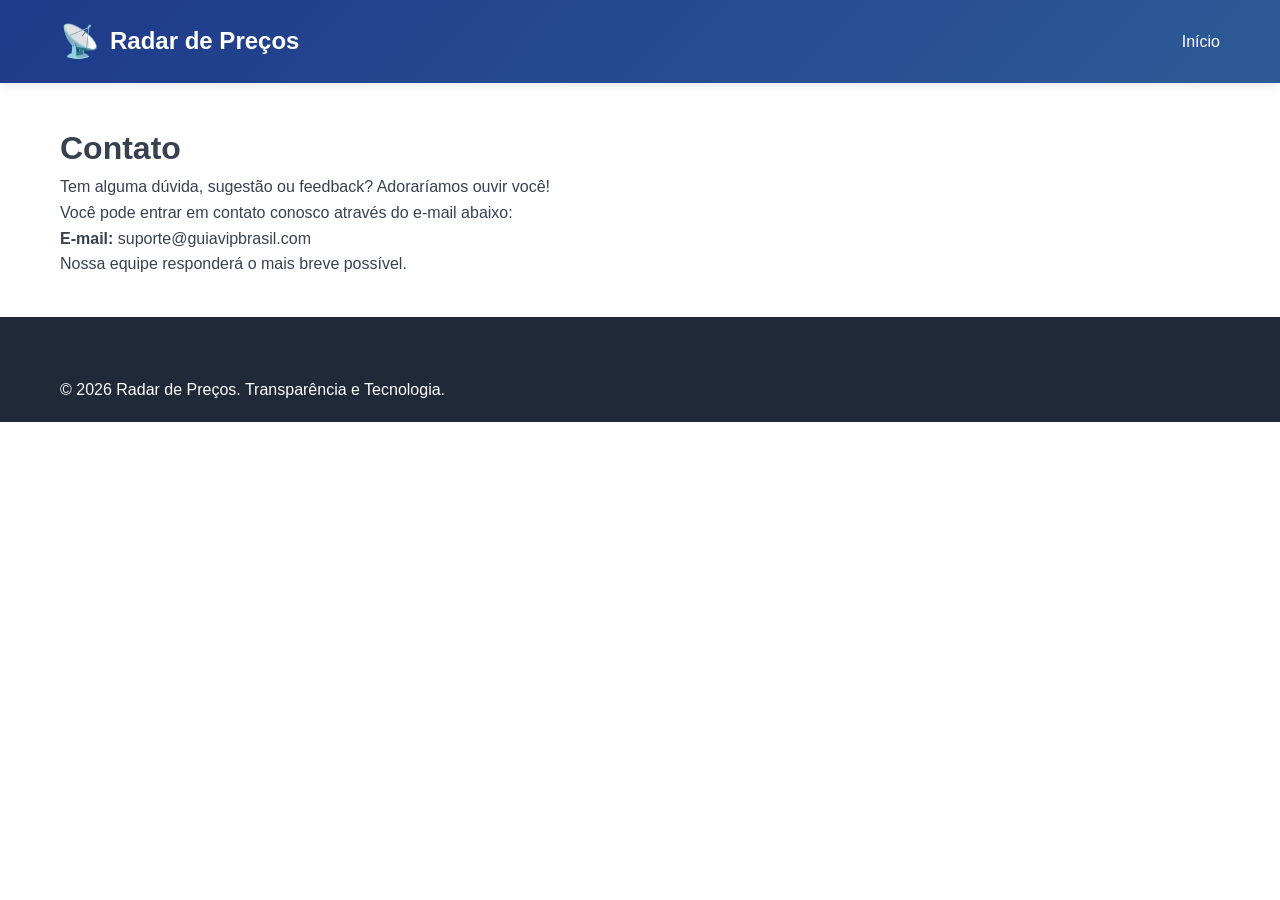
<file: radar/contato.html>
<!DOCTYPE html>
<html lang="pt-BR">
<head>
    <meta charset="UTF-8">
    <meta name="viewport" content="width=device-width, initial-scale=1.0">
    <title>Contato | Radar de Preços</title>
    <link rel="stylesheet" href="assets/css/style.css">
</head>
<body>
    <header class="header">
        <div class="container">
            <div class="logo">
                <span class="logo-icon">📡</span>
                <h1>Radar de Preços</h1>
            </div>
            <nav class="nav">
                <a href="/radar/" class="nav-link">Início</a>
            </nav>
        </div>
    </header>

    <main class="container" style="padding: 40px 20px; line-height: 1.6;">
        <h1>Contato</h1>
        <p>Tem alguma dúvida, sugestão ou feedback? Adoraríamos ouvir você!</p>
        <p>Você pode entrar em contato conosco através do e-mail abaixo:</p>
        <p><strong>E-mail:</strong> suporte@guiavipbrasil.com</p>
        <p>Nossa equipe responderá o mais breve possível.</p>
    </main>

    <footer class="footer">
        <div class="container">
            <p>&copy; 2026 Radar de Preços. Transparência e Tecnologia.</p>
        </div>
    </footer>
</body>
</html>
</file>
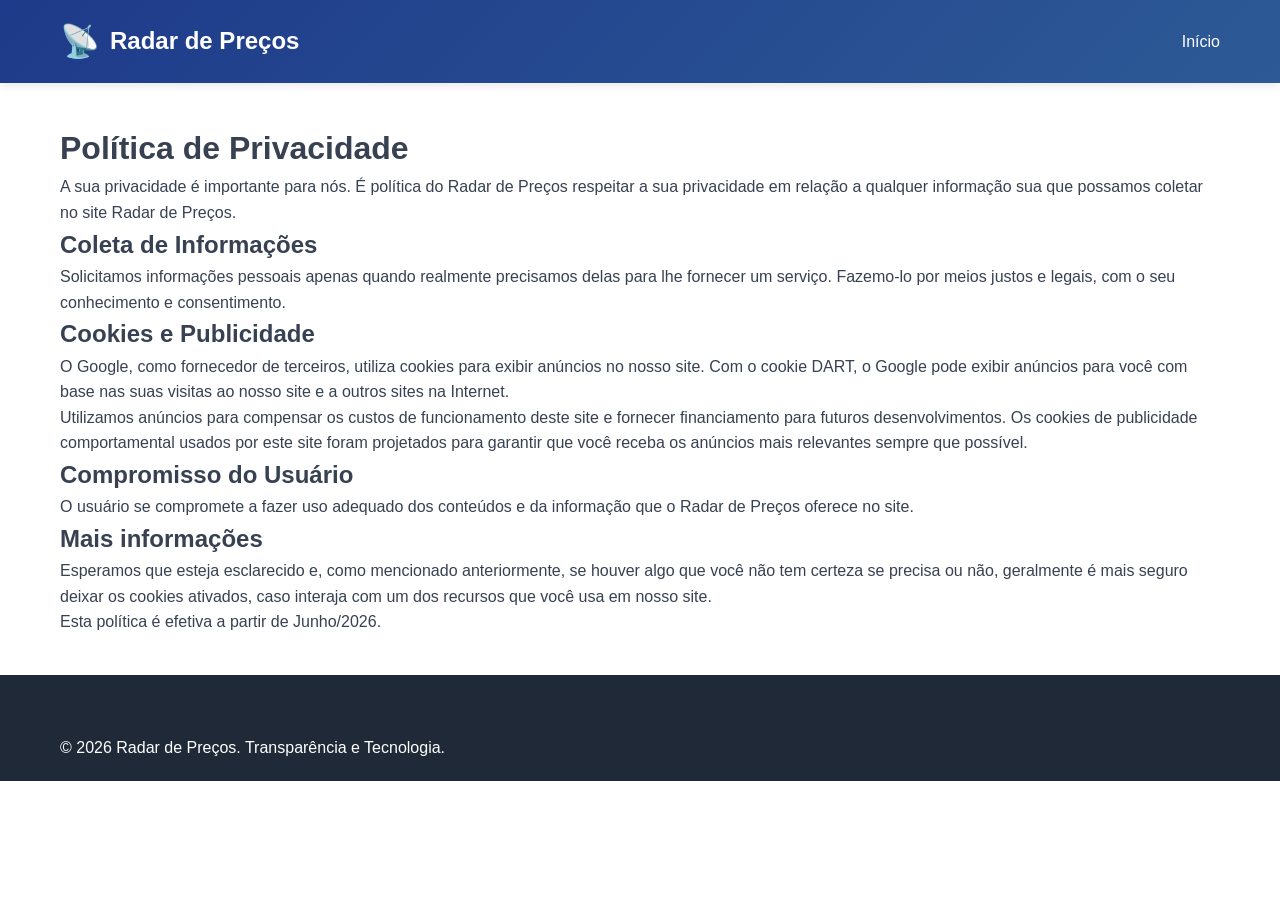
<file: radar/privacidade.html>
<!DOCTYPE html>
<html lang="pt-BR">
<head>
    <meta charset="UTF-8">
    <meta name="viewport" content="width=device-width, initial-scale=1.0">
    <title>Política de Privacidade | Radar de Preços</title>
    <link rel="stylesheet" href="assets/css/style.css">
</head>
<body>
    <header class="header">
        <div class="container">
            <div class="logo">
                <span class="logo-icon">📡</span>
                <h1>Radar de Preços</h1>
            </div>
            <nav class="nav">
                <a href="/radar/" class="nav-link">Início</a>
            </nav>
        </div>
    </header>

    <main class="container" style="padding: 40px 20px; line-height: 1.6;">
        <h1>Política de Privacidade</h1>
        <p>A sua privacidade é importante para nós. É política do Radar de Preços respeitar a sua privacidade em relação a qualquer informação sua que possamos coletar no site Radar de Preços.</p>
        
        <h2>Coleta de Informações</h2>
        <p>Solicitamos informações pessoais apenas quando realmente precisamos delas para lhe fornecer um serviço. Fazemo-lo por meios justos e legais, com o seu conhecimento e consentimento.</p>

        <h2>Cookies e Publicidade</h2>
        <p>O Google, como fornecedor de terceiros, utiliza cookies para exibir anúncios no nosso site. Com o cookie DART, o Google pode exibir anúncios para você com base nas suas visitas ao nosso site e a outros sites na Internet.</p>
        <p>Utilizamos anúncios para compensar os custos de funcionamento deste site e fornecer financiamento para futuros desenvolvimentos. Os cookies de publicidade comportamental usados por este site foram projetados para garantir que você receba os anúncios mais relevantes sempre que possível.</p>

        <h2>Compromisso do Usuário</h2>
        <p>O usuário se compromete a fazer uso adequado dos conteúdos e da informação que o Radar de Preços oferece no site.</p>
        
        <h2>Mais informações</h2>
        <p>Esperamos que esteja esclarecido e, como mencionado anteriormente, se houver algo que você não tem certeza se precisa ou não, geralmente é mais seguro deixar os cookies ativados, caso interaja com um dos recursos que você usa em nosso site.</p>
        <p>Esta política é efetiva a partir de Junho/2026.</p>
    </main>

    <footer class="footer">
        <div class="container">
            <p>&copy; 2026 Radar de Preços. Transparência e Tecnologia.</p>
        </div>
    </footer>
</body>
</html>
</file>
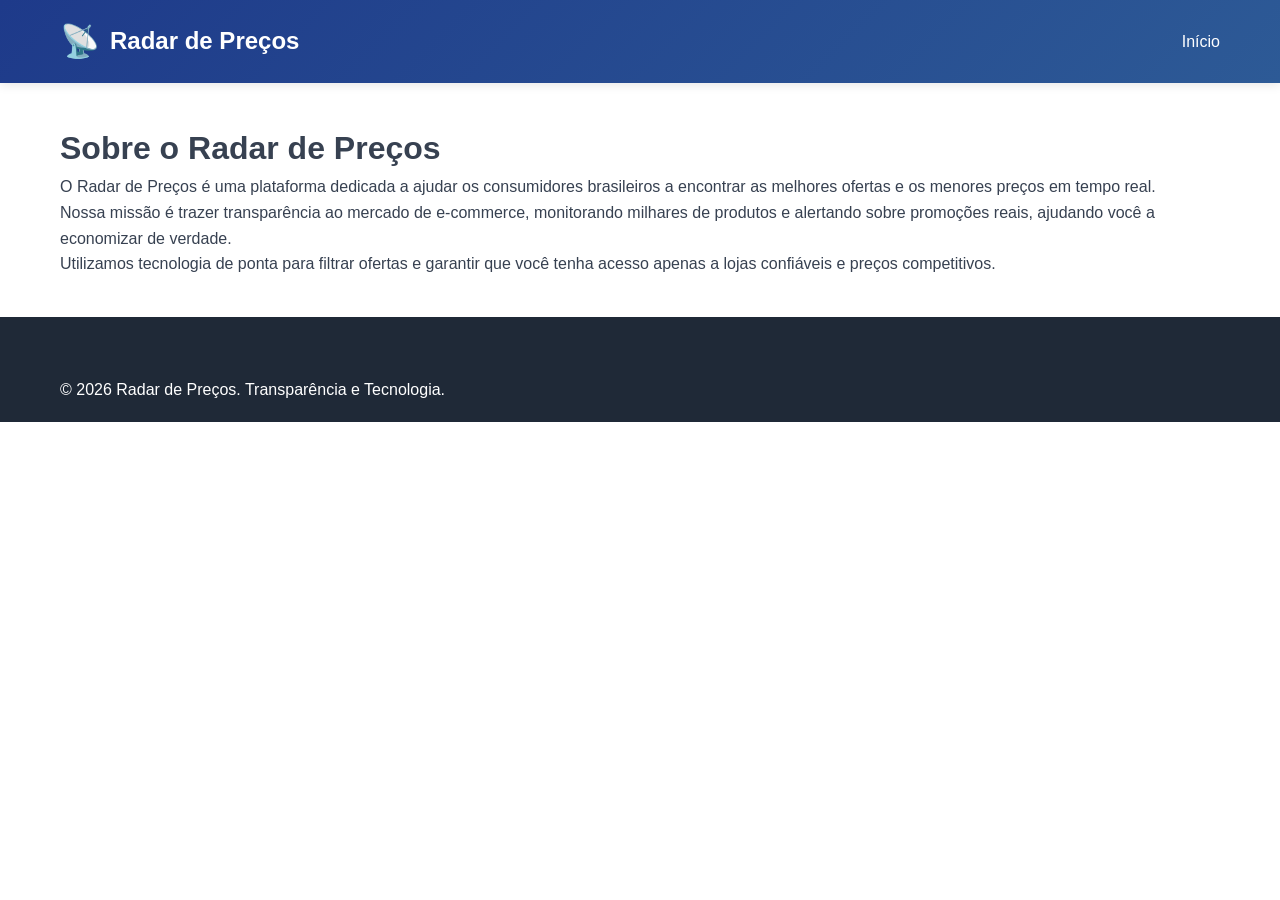
<file: radar/sobre.html>
<!DOCTYPE html>
<html lang="pt-BR">
<head>
    <meta charset="UTF-8">
    <meta name="viewport" content="width=device-width, initial-scale=1.0">
    <title>Sobre Nós | Radar de Preços</title>
    <link rel="stylesheet" href="assets/css/style.css">
</head>
<body>
    <header class="header">
        <div class="container">
            <div class="logo">
                <span class="logo-icon">📡</span>
                <h1>Radar de Preços</h1>
            </div>
            <nav class="nav">
                <a href="/radar/" class="nav-link">Início</a>
            </nav>
        </div>
    </header>

    <main class="container" style="padding: 40px 20px; line-height: 1.6;">
        <h1>Sobre o Radar de Preços</h1>
        <p>O Radar de Preços é uma plataforma dedicada a ajudar os consumidores brasileiros a encontrar as melhores ofertas e os menores preços em tempo real.</p>
        <p>Nossa missão é trazer transparência ao mercado de e-commerce, monitorando milhares de produtos e alertando sobre promoções reais, ajudando você a economizar de verdade.</p>
        <p>Utilizamos tecnologia de ponta para filtrar ofertas e garantir que você tenha acesso apenas a lojas confiáveis e preços competitivos.</p>
    </main>

    <footer class="footer">
        <div class="container">
            <p>&copy; 2026 Radar de Preços. Transparência e Tecnologia.</p>
        </div>
    </footer>
</body>
</html>
</file>
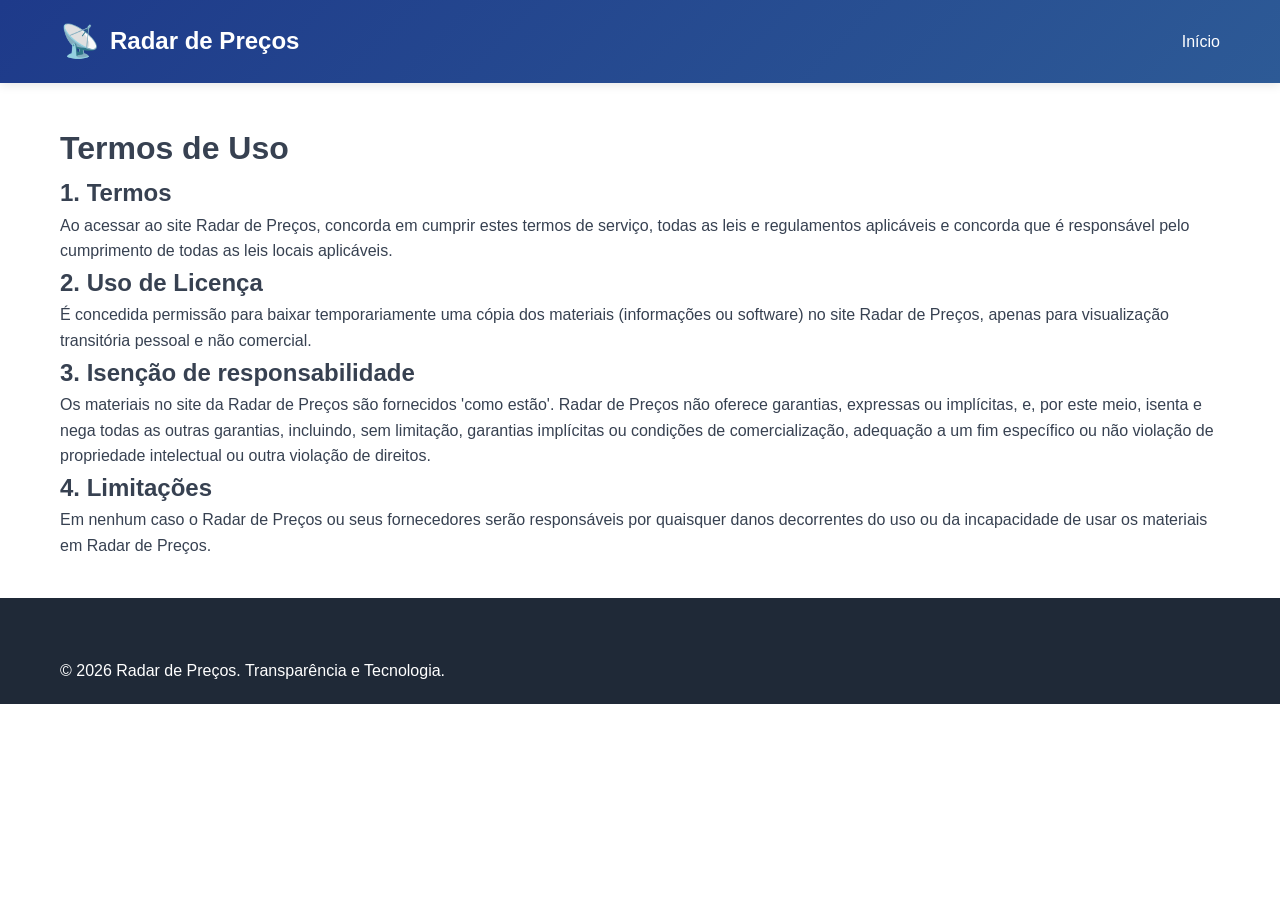
<file: radar/termos.html>
<!DOCTYPE html>
<html lang="pt-BR">
<head>
    <meta charset="UTF-8">
    <meta name="viewport" content="width=device-width, initial-scale=1.0">
    <title>Termos de Uso | Radar de Preços</title>
    <link rel="stylesheet" href="assets/css/style.css">
</head>
<body>
    <header class="header">
        <div class="container">
            <div class="logo">
                <span class="logo-icon">📡</span>
                <h1>Radar de Preços</h1>
            </div>
            <nav class="nav">
                <a href="/radar/" class="nav-link">Início</a>
            </nav>
        </div>
    </header>

    <main class="container" style="padding: 40px 20px; line-height: 1.6;">
        <h1>Termos de Uso</h1>
        <h2>1. Termos</h2>
        <p>Ao acessar ao site Radar de Preços, concorda em cumprir estes termos de serviço, todas as leis e regulamentos aplicáveis ​​e concorda que é responsável pelo cumprimento de todas as leis locais aplicáveis.</p>
        
        <h2>2. Uso de Licença</h2>
        <p>É concedida permissão para baixar temporariamente uma cópia dos materiais (informações ou software) no site Radar de Preços, apenas para visualização transitória pessoal e não comercial.</p>

        <h2>3. Isenção de responsabilidade</h2>
        <p>Os materiais no site da Radar de Preços são fornecidos 'como estão'. Radar de Preços não oferece garantias, expressas ou implícitas, e, por este meio, isenta e nega todas as outras garantias, incluindo, sem limitação, garantias implícitas ou condições de comercialização, adequação a um fim específico ou não violação de propriedade intelectual ou outra violação de direitos.</p>

        <h2>4. Limitações</h2>
        <p>Em nenhum caso o Radar de Preços ou seus fornecedores serão responsáveis ​​por quaisquer danos decorrentes do uso ou da incapacidade de usar os materiais em Radar de Preços.</p>
    </main>

    <footer class="footer">
        <div class="container">
            <p>&copy; 2026 Radar de Preços. Transparência e Tecnologia.</p>
        </div>
    </footer>
</body>
</html>
</file>
<file: radar/assets/css/style.css>
/* ========================================
   RADAR DE PREÇOS - CSS MODERNO
   ======================================== */

* {
    margin: 0;
    padding: 0;
    box-sizing: border-box;
}

:root {
    --primary: #1e3a8a;
    --secondary: #f59e0b;
    --success: #10b981;
    --danger: #ef4444;
    --light: #f3f4f6;
    --dark: #1f2937;
    --text: #374151;
    --border: #e5e7eb;
}

html {
    scroll-behavior: smooth;
}

body {
    font-family: 'Segoe UI', Tahoma, Geneva, Verdana, sans-serif;
    color: var(--text);
    background-color: #ffffff;
    line-height: 1.6;
}

.container {
    max-width: 1200px;
    margin: 0 auto;
    padding: 0 20px;
}

/* ========================================
   HEADER & NAVIGATION
   ======================================== */

.header {
    background: linear-gradient(135deg, var(--primary) 0%, #2d5a96 100%);
    color: white;
    padding: 1rem 0;
    position: sticky;
    top: 0;
    z-index: 1000;
    box-shadow: 0 2px 10px rgba(0, 0, 0, 0.1);
}

.header .container {
    display: flex;
    justify-content: space-between;
    align-items: center;
}

.logo {
    display: flex;
    align-items: center;
    gap: 10px;
    font-size: 1.5rem;
    font-weight: bold;
}

.logo-icon {
    font-size: 2rem;
}

.logo h1 {
    font-size: 1.5rem;
    margin: 0;
}

.nav {
    display: flex;
    gap: 2rem;
    align-items: center;
}

.nav-link {
    color: white;
    text-decoration: none;
    transition: opacity 0.3s;
    font-weight: 500;
}

.nav-link:hover,
.nav-link.active {
    opacity: 0.8;
    border-bottom: 2px solid var(--secondary);
    padding-bottom: 5px;
}

.live-badge {
    display: flex;
    align-items: center;
    gap: 8px;
    background: rgba(255, 255, 255, 0.2);
    padding: 6px 12px;
    border-radius: 20px;
    font-size: 0.85rem;
    font-weight: bold;
}

.pulse {
    width: 8px;
    height: 8px;
    background: var(--secondary);
    border-radius: 50%;
    animation: pulse 2s infinite;
}

@keyframes pulse {
    0%, 100% { opacity: 1; }
    50% { opacity: 0.5; }
}

/* ========================================
   HERO SECTION
   ======================================== */

.hero {
    background: linear-gradient(135deg, var(--primary) 0%, #2d5a96 100%);
    color: white;
    padding: 80px 0;
    text-align: center;
}

.hero h2 {
    font-size: 3rem;
    margin-bottom: 1rem;
    font-weight: 700;
}

.hero p {
    font-size: 1.2rem;
    margin-bottom: 2rem;
    opacity: 0.95;
}

.cta-button {
    background: var(--secondary);
    color: white;
    border: none;
    padding: 15px 40px;
    font-size: 1.1rem;
    border-radius: 8px;
    cursor: pointer;
    font-weight: bold;
    transition: all 0.3s;
    box-shadow: 0 4px 15px rgba(245, 158, 11, 0.3);
}

.cta-button:hover {
    background: #f59e0b;
    transform: translateY(-2px);
    box-shadow: 0 6px 20px rgba(245, 158, 11, 0.4);
}

/* ========================================
   OFFERS SECTION
   ======================================== */

.offers-section {
    padding: 60px 0;
    background: var(--light);
}

.offers-section h2 {
    font-size: 2.5rem;
    margin-bottom: 10px;
    color: var(--primary);
}

.subtitle {
    color: #6b7280;
    margin-bottom: 40px;
    font-size: 1rem;
}

.offers-grid {
    display: grid;
    grid-template-columns: repeat(auto-fill, minmax(250px, 1fr));
    gap: 20px;
    margin-bottom: 40px;
}

.offer-card {
    background: white;
    border-radius: 12px;
    overflow: hidden;
    box-shadow: 0 2px 8px rgba(0, 0, 0, 0.1);
    transition: all 0.3s;
    cursor: pointer;
}

.offer-card:hover {
    transform: translateY(-5px);
    box-shadow: 0 8px 20px rgba(0, 0, 0, 0.15);
}

.offer-badge {
    background: var(--secondary);
    color: white;
    padding: 8px 12px;
    font-size: 0.75rem;
    font-weight: bold;
    position: absolute;
    top: 10px;
    right: 10px;
    border-radius: 4px;
}

.offer-image {
    width: 100%;
    height: 200px;
    background: linear-gradient(135deg, #e0e7ff 0%, #f3e8ff 100%);
    position: relative;
}

.offer-title {
    padding: 15px;
    font-weight: 600;
    color: var(--primary);
    min-height: 50px;
}

.offer-price {
    padding: 0 15px 15px;
    font-size: 1.5rem;
    font-weight: bold;
    color: var(--success);
}

.view-all {
    text-align: center;
}

.button-link {
    display: inline-block;
    background: var(--primary);
    color: white;
    padding: 15px 40px;
    border-radius: 8px;
    text-decoration: none;
    font-weight: bold;
    transition: all 0.3s;
}

.button-link:hover {
    background: #1e3a8a;
    transform: translateY(-2px);
}

/* ========================================
   NEWS SECTION
   ======================================== */

.news-section {
    padding: 60px 0;
    background: white;
}

.news-section h2 {
    font-size: 2.5rem;
    margin-bottom: 10px;
    color: var(--primary);
}

.news-grid {
    display: grid;
    grid-template-columns: repeat(auto-fill, minmax(280px, 1fr));
    gap: 25px;
    margin-bottom: 40px;
}

.news-card {
    background: var(--light);
    border-radius: 12px;
    overflow: hidden;
    box-shadow: 0 2px 8px rgba(0, 0, 0, 0.1);
    transition: all 0.3s;
}

.news-card:hover {
    transform: translateY(-5px);
    box-shadow: 0 8px 20px rgba(0, 0, 0, 0.15);
}

.news-date {
    background: var(--primary);
    color: white;
    padding: 15px;
    font-weight: bold;
    text-align: center;
}

.news-title {
    padding: 15px;
    font-weight: 600;
    color: var(--primary);
    min-height: 50px;
}

.news-excerpt {
    padding: 0 15px 15px;
    color: var(--text);
    font-size: 0.95rem;
}

/* ========================================
   CATEGORIES SECTION
   ======================================== */

.categories-preview {
    padding: 60px 0;
    background: var(--light);
}

.categories-preview h2 {
    font-size: 2.5rem;
    margin-bottom: 40px;
    color: var(--primary);
    text-align: center;
}

.categories-grid {
    display: grid;
    grid-template-columns: repeat(auto-fit, minmax(150px, 1fr));
    gap: 20px;
}

.category-card {
    background: white;
    border-radius: 12px;
    padding: 30px 20px;
    text-align: center;
    text-decoration: none;
    color: var(--primary);
    transition: all 0.3s;
    box-shadow: 0 2px 8px rgba(0, 0, 0, 0.1);
    display: flex;
    flex-direction: column;
    align-items: center;
    gap: 10px;
}

.category-card:hover {
    transform: translateY(-5px);
    box-shadow: 0 8px 20px rgba(0, 0, 0, 0.15);
    background: var(--secondary);
    color: white;
}

.category-icon {
    font-size: 2.5rem;
}

.category-name {
    font-weight: 600;
}

/* ========================================
   CATEGORIES FULL PAGE
   ======================================== */

.categories-full {
    padding: 60px 0;
}

.categories-full h1 {
    font-size: 2.5rem;
    margin-bottom: 10px;
    color: var(--primary);
}

.categories-list {
    margin-top: 40px;
}

.category-item {
    margin-bottom: 20px;
    border: 1px solid var(--border);
    border-radius: 8px;
    overflow: hidden;
}

.category-header {
    background: var(--light);
    padding: 20px;
    cursor: pointer;
    display: flex;
    align-items: center;
    gap: 15px;
    transition: all 0.3s;
    font-weight: 600;
    color: var(--primary);
}

.category-header:hover {
    background: #e0e7ff;
}

.category-icon {
    font-size: 1.5rem;
}

.category-title {
    flex: 1;
}

.toggle-icon {
    transition: transform 0.3s;
}

.category-content {
    padding: 0;
    max-height: 0;
    overflow: hidden;
    transition: all 0.3s;
}

.category-content.open {
    padding: 20px;
    max-height: 500px;
}

.subcategories {
    display: grid;
    grid-template-columns: repeat(auto-fit, minmax(150px, 1fr));
    gap: 10px;
    margin-top: 15px;
}

.subcategories a {
    background: white;
    padding: 10px;
    border-radius: 6px;
    text-decoration: none;
    color: var(--primary);
    border: 1px solid var(--border);
    text-align: center;
    transition: all 0.3s;
}

.subcategories a:hover {
    background: var(--secondary);
    color: white;
    border-color: var(--secondary);
}

/* ========================================
   NEWS FULL PAGE
   ======================================== */

.news-full {
    padding: 60px 0;
}

.news-full h1 {
    font-size: 2.5rem;
    margin-bottom: 10px;
    color: var(--primary);
}

.news-articles {
    margin-top: 40px;
}

.news-article {
    display: flex;
    gap: 30px;
    margin-bottom: 40px;
    padding-bottom: 40px;
    border-bottom: 1px solid var(--border);
}

.news-article:last-child {
    border-bottom: none;
}

.news-date {
    display: flex;
    flex-direction: column;
    align-items: center;
    background: var(--primary);
    color: white;
    padding: 15px;
    border-radius: 8px;
    min-width: 80px;
    text-align: center;
}

.news-date .day {
    font-size: 1.8rem;
    font-weight: bold;
}

.news-date .month {
    font-size: 0.85rem;
}

.news-content h2 {
    color: var(--primary);
    margin-bottom: 10px;
    font-size: 1.5rem;
}

.news-excerpt {
    color: var(--text);
    margin-bottom: 15px;
    line-height: 1.8;
}

.news-meta {
    display: flex;
    gap: 15px;
    margin-bottom: 15px;
    font-size: 0.85rem;
}

.category-tag {
    background: var(--secondary);
    color: white;
    padding: 4px 12px;
    border-radius: 20px;
    font-weight: 600;
}

.read-time {
    color: #9ca3af;
}

.read-more {
    color: var(--primary);
    text-decoration: none;
    font-weight: 600;
    transition: all 0.3s;
}

.read-more:hover {
    color: var(--secondary);
}

/* ========================================
   PAGINATION
   ======================================== */

.pagination {
    display: flex;
    justify-content: center;
    gap: 10px;
    margin-top: 40px;
}

.pagination-link {
    padding: 10px 15px;
    border: 1px solid var(--border);
    border-radius: 6px;
    text-decoration: none;
    color: var(--primary);
    transition: all 0.3s;
}

.pagination-link:hover,
.pagination-link.active {
    background: var(--primary);
    color: white;
    border-color: var(--primary);
}

.pagination-ellipsis {
    padding: 10px 15px;
}

/* ========================================
   NEWSLETTER
   ======================================== */

.newsletter {
    background: linear-gradient(135deg, var(--primary) 0%, #2d5a96 100%);
    color: white;
    padding: 60px 0;
    text-align: center;
}

.newsletter h2 {
    font-size: 2rem;
    margin-bottom: 10px;
}

.newsletter p {
    margin-bottom: 30px;
    opacity: 0.95;
}

.newsletter-form {
    display: flex;
    gap: 10px;
    max-width: 500px;
    margin: 0 auto;
}

.newsletter-form input {
    flex: 1;
    padding: 12px;
    border: none;
    border-radius: 6px;
    font-size: 1rem;
}

.newsletter-form button {
    padding: 12px 30px;
    background: var(--secondary);
    color: white;
    border: none;
    border-radius: 6px;
    font-weight: bold;
    cursor: pointer;
    transition: all 0.3s;
}

.newsletter-form button:hover {
    background: #f59e0b;
    transform: translateY(-2px);
}

/* ========================================
   BREADCRUMB
   ======================================== */

.breadcrumb {
    background: var(--light);
    padding: 15px 0;
    border-bottom: 1px solid var(--border);
}

.breadcrumb a {
    color: var(--primary);
    text-decoration: none;
    transition: all 0.3s;
}

.breadcrumb a:hover {
    color: var(--secondary);
}

/* ========================================
   FOOTER
   ======================================== */

.footer {
    background: var(--dark);
    color: white;
    padding: 60px 0 20px;
}

.footer-content {
    display: grid;
    grid-template-columns: repeat(auto-fit, minmax(250px, 1fr));
    gap: 40px;
    margin-bottom: 40px;
}

.footer-section h4 {
    margin-bottom: 15px;
    font-size: 1.1rem;
}

.footer-section p {
    opacity: 0.8;
    line-height: 1.8;
}

.footer-section ul {
    list-style: none;
}

.footer-section li {
    margin-bottom: 10px;
}

.footer-section a {
    color: white;
    text-decoration: none;
    opacity: 0.8;
    transition: all 0.3s;
}

.footer-section a:hover {
    opacity: 1;
    color: var(--secondary);
}

.footer-bottom {
    border-top: 1px solid rgba(255, 255, 255, 0.1);
    padding-top: 20px;
    text-align: center;
    opacity: 0.7;
}

/* ========================================
   RESPONSIVE
   ======================================== */

@media (max-width: 768px) {
    .header .container {
        flex-direction: column;
        gap: 15px;
    }

    .nav {
        gap: 1rem;
    }

    .hero h2 {
        font-size: 2rem;
    }

    .offers-grid,
    .news-grid,
    .categories-grid {
        grid-template-columns: repeat(auto-fill, minmax(200px, 1fr));
    }

    .news-article {
        flex-direction: column;
    }

    .newsletter-form {
        flex-direction: column;
    }

    .newsletter-form input,
    .newsletter-form button {
        width: 100%;
    }
}

@media (max-width: 480px) {
    .hero h2 {
        font-size: 1.5rem;
    }

    .offers-grid,
    .news-grid,
    .categories-grid {
        grid-template-columns: 1fr;
    }

    .nav {
        flex-direction: column;
        gap: 0.5rem;
    }
}

/* ========================================
   LOADING STATE
   ======================================== */

.loading {
    animation: shimmer 2s infinite;
}

@keyframes shimmer {
    0%, 100% { opacity: 0.6; }
    50% { opacity: 1; }
}
</file>
